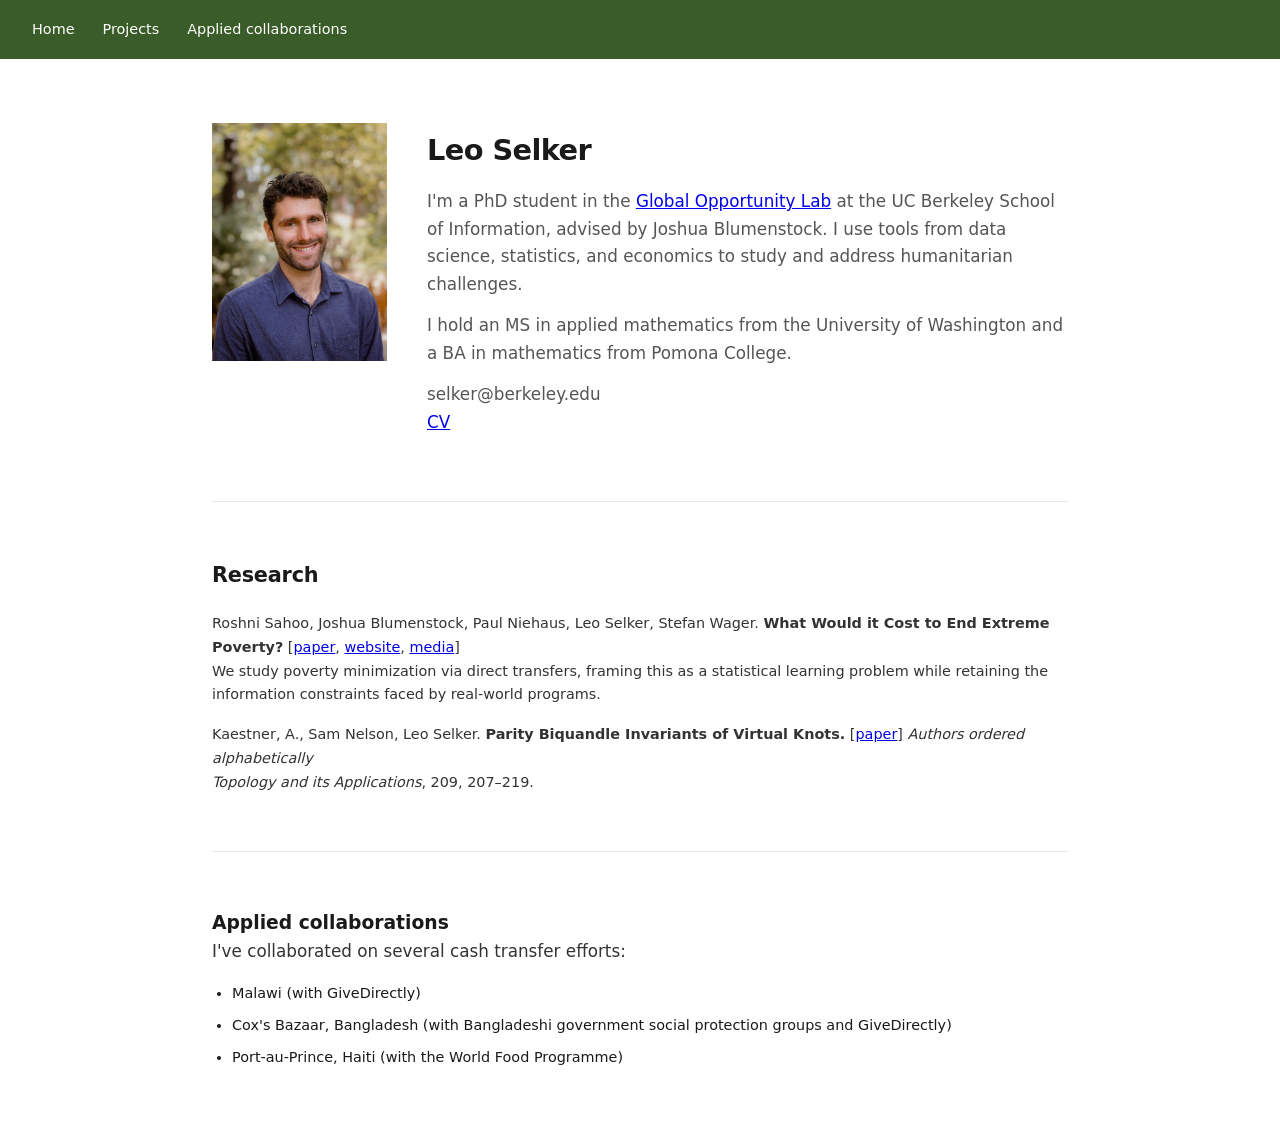
<file: index.html>
<!DOCTYPE html>
<html lang="en">
<head>
  <meta charset="UTF-8">
  <meta name="viewport" content="width=device-width, initial-scale=1.0">
  <title>Leo Selker</title>
  <link rel="stylesheet" href="style.css">
</head>
<body>
  <nav>
    <a href="#top">Home</a>
    <a href="#projects">Projects</a>
    <a href="#collaborations">Applied collaborations</a>
  </nav>

  <main>
    <section id="top" class="home">
      <img src="photo.jpg" alt="Leo Selker">
      <div class="home-text">
        <h1>Leo Selker</h1>
        <p>
	   I'm a PhD student in the <a href=https://gol.berkeley.edu/>Global Opportunity Lab</a> at the UC Berkeley School of Information, advised by Joshua Blumenstock. I use tools from data science, statistics, and economics to study and address humanitarian challenges.
  </p>
  <p>
      I hold an MS in applied mathematics from the University of Washington and a BA in mathematics from Pomona College.
	</p>
        <p>selker@berkeley.edu<br><a href="cv.pdf">CV</a></p>
      </div>
    </section>

    <section id="projects" class="page">
      <h2>Research</h2>
      <p class="subitem">
        Roshni Sahoo, Joshua Blumenstock, Paul Niehaus, Leo Selker, Stefan Wager. <strong>What Would it Cost to End Extreme Poverty?</strong>
        [<a href="eop.pdf">paper</a>, <a href="https://cega.berkeley.edu/end-of-poverty/">website</a>, <a href="https://www.vox.com/future-perfect/472422/the-low-low-cost-of-ending-extreme-poverty">media</a>]<br>
        We study poverty minimization via direct transfers, framing this as a statistical learning problem while retaining the information constraints faced by real-world programs.
      </p>
      <p class="subitem">
        Kaestner, A., Sam Nelson, Leo Selker. <strong>Parity Biquandle Invariants of Virtual Knots.</strong>
        [<a href="http://doi.org/10.1016/J.TOPOL.2016.06.010">paper</a>] <em>Authors ordered alphabetically</em> <br>
        <em>Topology and its Applications</em>, 209, 207–219. 
      </p>
    </section>
    <section id="collaborations" class="page">
      <h3>Applied collaborations</h3>
      <p>I've collaborated on several cash transfer efforts:</p>
      <ul>
        <li>Malawi (with GiveDirectly)</li>
        <li>Cox's Bazaar, Bangladesh (with Bangladeshi government social protection groups and GiveDirectly)</li>
        <li>Port-au-Prince, Haiti (with the World Food Programme)</li>
      </ul>
    </section>
  </main>
</body>
</html>
</file>
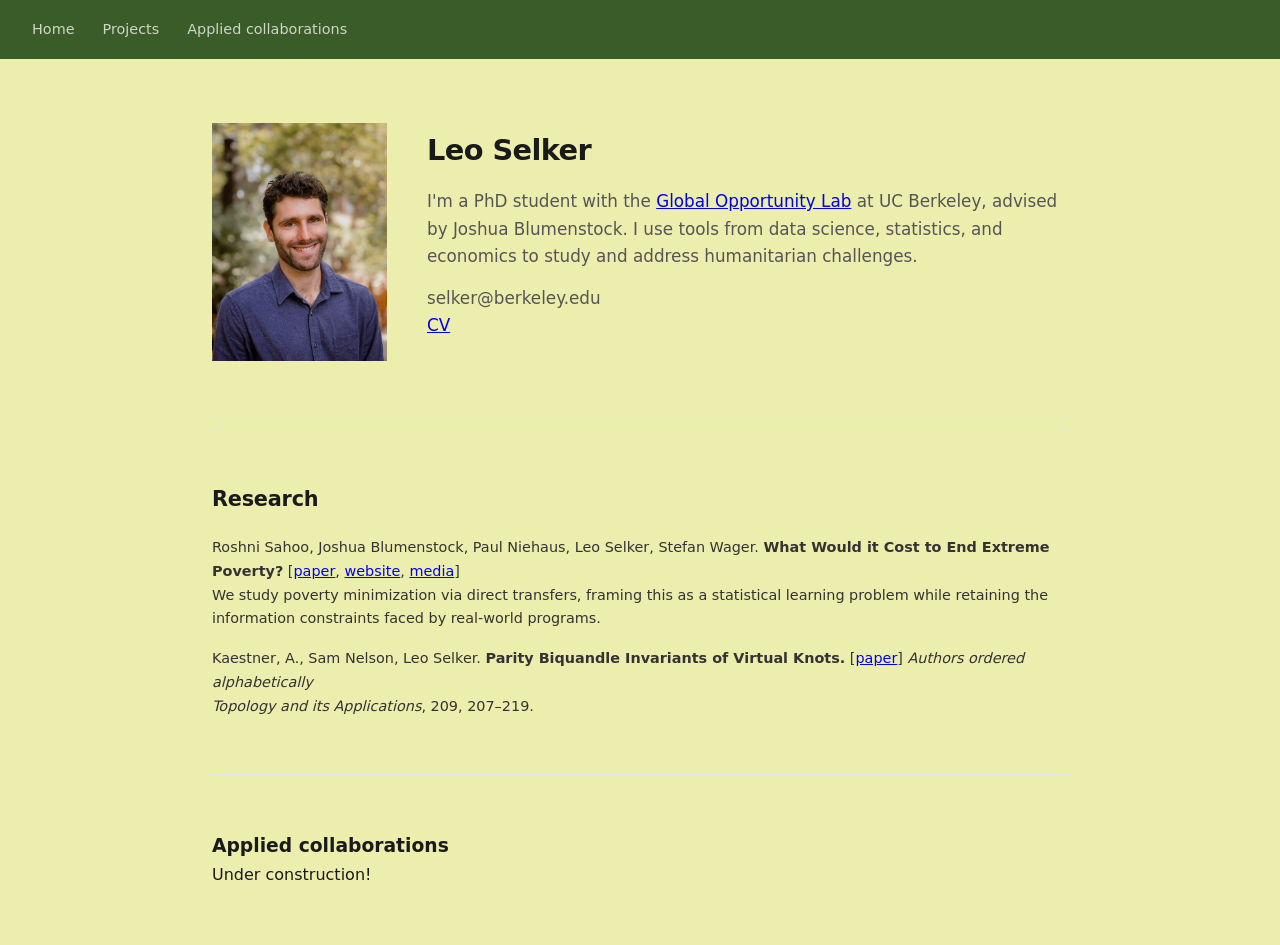
<file: leoselker-website/index.html>
<!DOCTYPE html>
<html lang="en">
<head>
  <meta charset="UTF-8">
  <meta name="viewport" content="width=device-width, initial-scale=1.0">
  <title>Leo Selker</title>
  <link rel="stylesheet" href="style.css">
</head>
<body>
  <nav>
    <a href="#top">Home</a>
    <a href="#projects">Projects</a>
    <a href="#collaborations">Applied collaborations</a>
  </nav>

  <main>
    <section id="top" class="home">
      <img src="photo.jpg" alt="Leo Selker">
      <div class="home-text">
        <h1>Leo Selker</h1>
        <p>
	   I'm a PhD student with the <a href=https://gol.berkeley.edu/>Global Opportunity Lab</a> at UC Berkeley, advised by Joshua Blumenstock. I use tools from data science, statistics, and economics to study and address humanitarian challenges.
	</p>
        <p>selker@berkeley.edu<br><a href="cv_20251217.pdf">CV</a></p>
      </div>
    </section>

    <section id="projects" class="page">
      <h2>Research</h2>
      <p>
        Roshni Sahoo, Joshua Blumenstock, Paul Niehaus, Leo Selker, Stefan Wager. <strong>What Would it Cost to End Extreme Poverty?</strong>
        [<a href="eop_20251209.pdf">paper</a>, <a href="https://cega.berkeley.edu/end-of-poverty/">website</a>, <a href="https://www.vox.com/future-perfect/472422/the-low-low-cost-of-ending-extreme-poverty">media</a>]<br>
        We study poverty minimization via direct transfers, framing this as a statistical learning problem while retaining the information constraints faced by real-world programs.
      </p>
      <p>
        Kaestner, A., Sam Nelson, Leo Selker. <strong>Parity Biquandle Invariants of Virtual Knots.</strong>
        [<a href="http://doi.org/10.1016/J.TOPOL.2016.06.010">paper</a>] <em>Authors ordered alphabetically</em> <br>
        <em>Topology and its Applications</em>, 209, 207–219. 
      </p>
    </section>
    <section id="collaborations" class="page">
      <h3> Applied collaborations</h3>
      <h>Under construction!</h>
    </sectiopn>
  </main>
</body>
</html>
</file>
<file: style.css>
*, *::before, *::after {
  box-sizing: border-box;
  margin: 0;
  padding: 0;
}

html {
  scroll-behavior: smooth;
}

body {
  font-family: -apple-system, BlinkMacSystemFont, 'Segoe UI', system-ui, sans-serif;
  color: #1a1a1a;
  background: #ffffff;
  line-height: 1.65;
}

/* ── Navigation ── */
nav {
  position: sticky;
  top: 0;
  z-index: 10;
  display: flex;
  align-items: center;
  gap: 1.75rem;
  padding: 1.1rem 2rem;
  background: #3a5c28;
}

nav a {
  text-decoration: none;
  color: #fff;
  font-size: 0.9rem;
}

nav a:hover {
  color: rgba(255, 255, 255, 0.75);
}

/* ── Page wrapper ── */
main {
  max-width: 920px;
  margin: 0 auto;
  padding: 0 2rem;
}

/* ── Home section ── */
.home {
  display: flex;
  flex-direction: row;
  align-items: flex-start;
  gap: 2.5rem;
  padding: 4rem 0;
}

.home img {
  width: 175px;
  height: auto;
  flex-shrink: 0;
  display: block;
}

.home-text {
  display: flex;
  flex-direction: column;
  gap: 0.85rem;
  padding-top: 0.25rem;
}

.home h1 {
  font-size: 1.8rem;
  font-weight: 600;
  letter-spacing: -0.02em;
}

.home p {
  font-size: 1.05rem;
  color: #555;
}

/* ── Content sections ── */
.page {
  padding: 3.5rem 0;
  border-top: 1px solid #e8e8e8;
}

.page h2 {
  font-size: 1.3rem;
  font-weight: 600;
  letter-spacing: -0.01em;
  margin-bottom: 1.25rem;
}

.page p {
  font-size: 1.05rem;
  color: #333;
}

.page p.subitem,
.page ul li {
  font-size: 0.9rem;
}

.page p {
  margin-bottom: 1rem;
}

.page ul {
  margin: 0 0 1rem 1.25rem;
}

.page li {
  margin-bottom: 0.5rem;
}

.page p:last-child {
  margin-bottom: 0;
}

/* ── Responsive ── */
@media (max-width: 480px) {
  nav {
    gap: 1.2rem;
    padding: 1rem 1.25rem;
  }

  main {
    padding: 0 1.25rem;
  }

  .home {
    flex-direction: column;
  }

  .home img {
    width: 100%;
  }

  .home h1 {
    font-size: 1.5rem;
  }
}
</file>
<file: leoselker-website/style.css>
*, *::before, *::after {
  box-sizing: border-box;
  margin: 0;
  padding: 0;
}

html {
  scroll-behavior: smooth;
}

body {
  font-family: -apple-system, BlinkMacSystemFont, 'Segoe UI', system-ui, sans-serif;
  color: #1a1a1a;
  background: #eceeae;
  line-height: 1.65;
}

/* ── Navigation ── */
nav {
  position: sticky;
  top: 0;
  z-index: 10;
  display: flex;
  align-items: center;
  gap: 1.75rem;
  padding: 1.1rem 2rem;
  background: #3a5c28;
}

nav a {
  text-decoration: none;
  color: rgba(255, 255, 255, 0.75);
  font-size: 0.9rem;
}

nav a:hover {
  color: #fff;
}

/* ── Page wrapper ── */
main {
  max-width: 920px;
  margin: 0 auto;
  padding: 0 2rem;
}

/* ── Home section ── */
.home {
  display: flex;
  flex-direction: row;
  align-items: flex-start;
  gap: 2.5rem;
  padding: 4rem 0;
}

.home img {
  width: 175px;
  height: auto;
  flex-shrink: 0;
  display: block;
}

.home-text {
  display: flex;
  flex-direction: column;
  gap: 0.85rem;
  padding-top: 0.25rem;
}

.home h1 {
  font-size: 1.8rem;
  font-weight: 600;
  letter-spacing: -0.02em;
}

.home p {
  font-size: 1.05rem;
  color: #555;
}

/* ── Content sections ── */
.page {
  padding: 3.5rem 0;
  border-top: 1px solid #e8e8e8;
}

.page h2 {
  font-size: 1.3rem;
  font-weight: 600;
  letter-spacing: -0.01em;
  margin-bottom: 1.25rem;
}

.page p {
  font-size: 0.9rem;
  color: #333;
  margin-bottom: 1rem;
}

.page p:last-child {
  margin-bottom: 0;
}

/* ── Responsive ── */
@media (max-width: 480px) {
  nav {
    gap: 1.2rem;
    padding: 1rem 1.25rem;
  }

  main {
    padding: 0 1.25rem;
  }

  .home {
    flex-direction: column;
  }

  .home img {
    width: 100%;
  }

  .home h1 {
    font-size: 1.5rem;
  }
}
</file>
